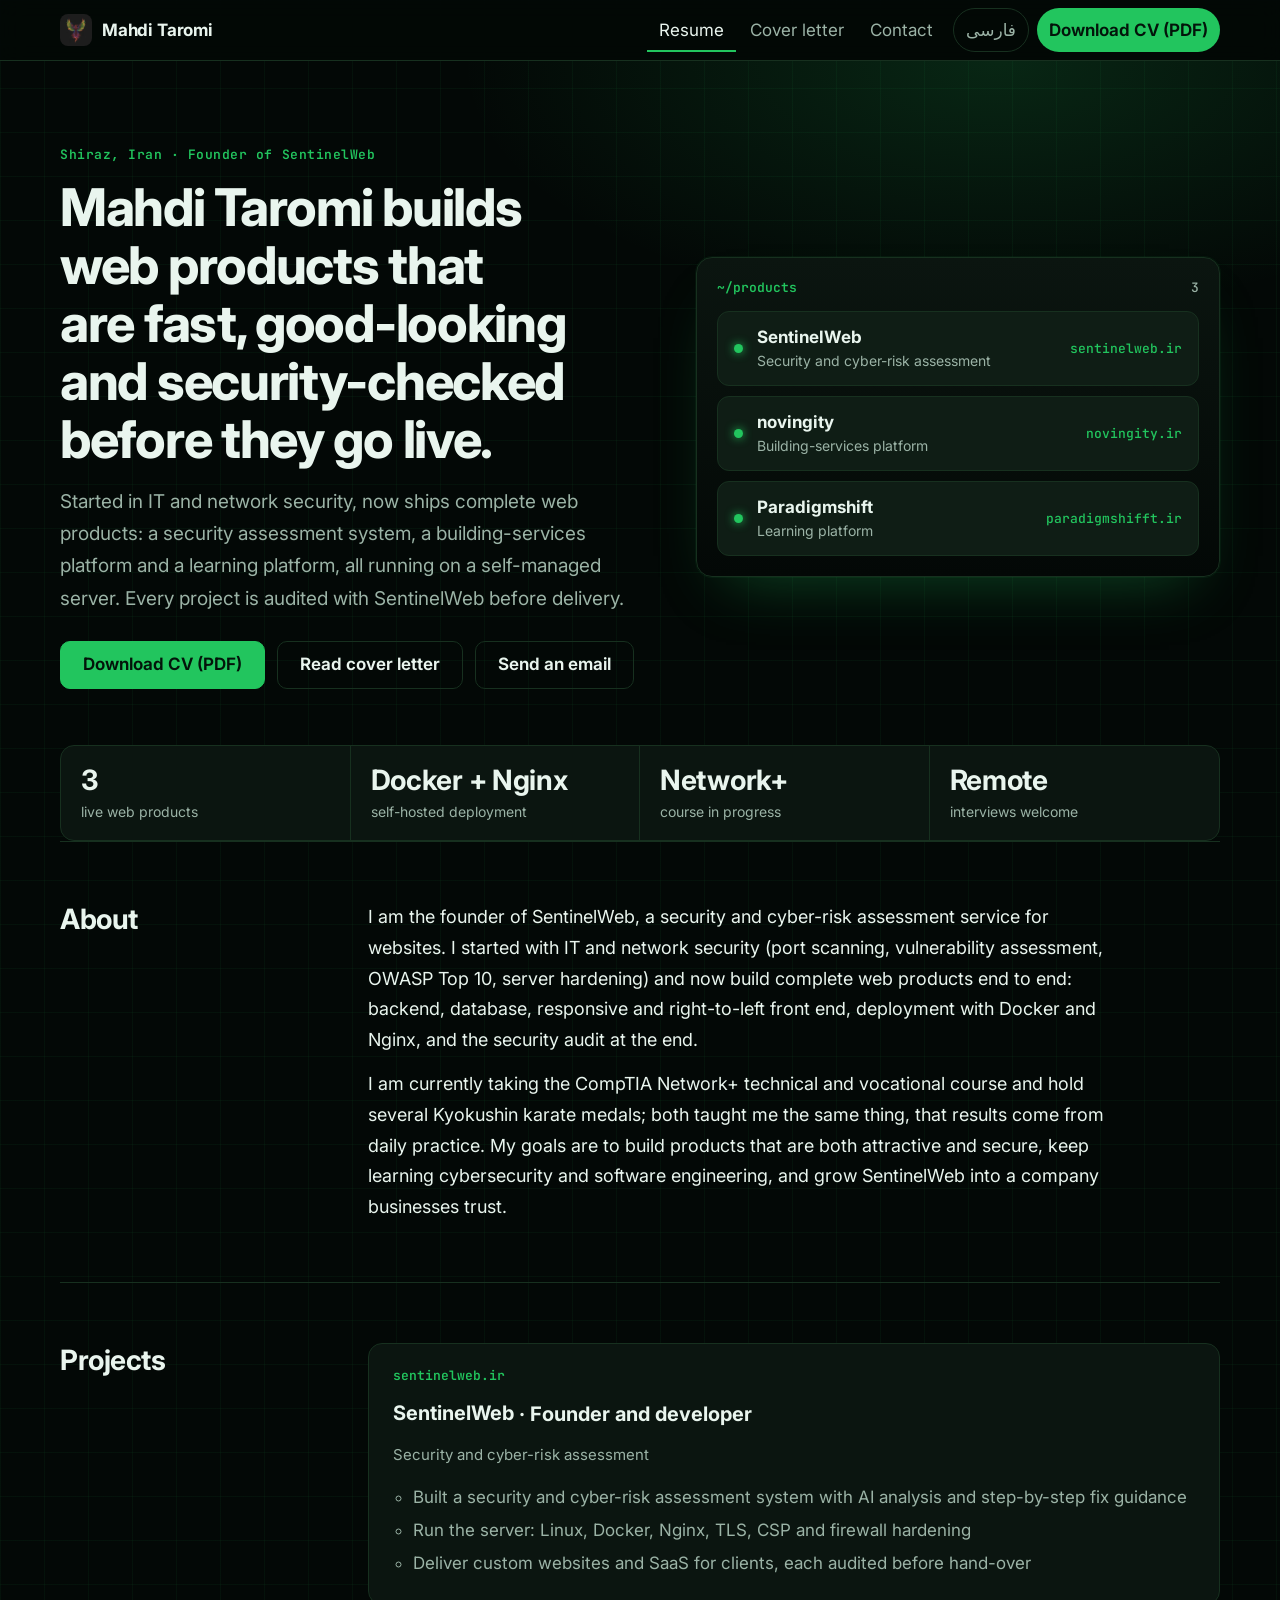
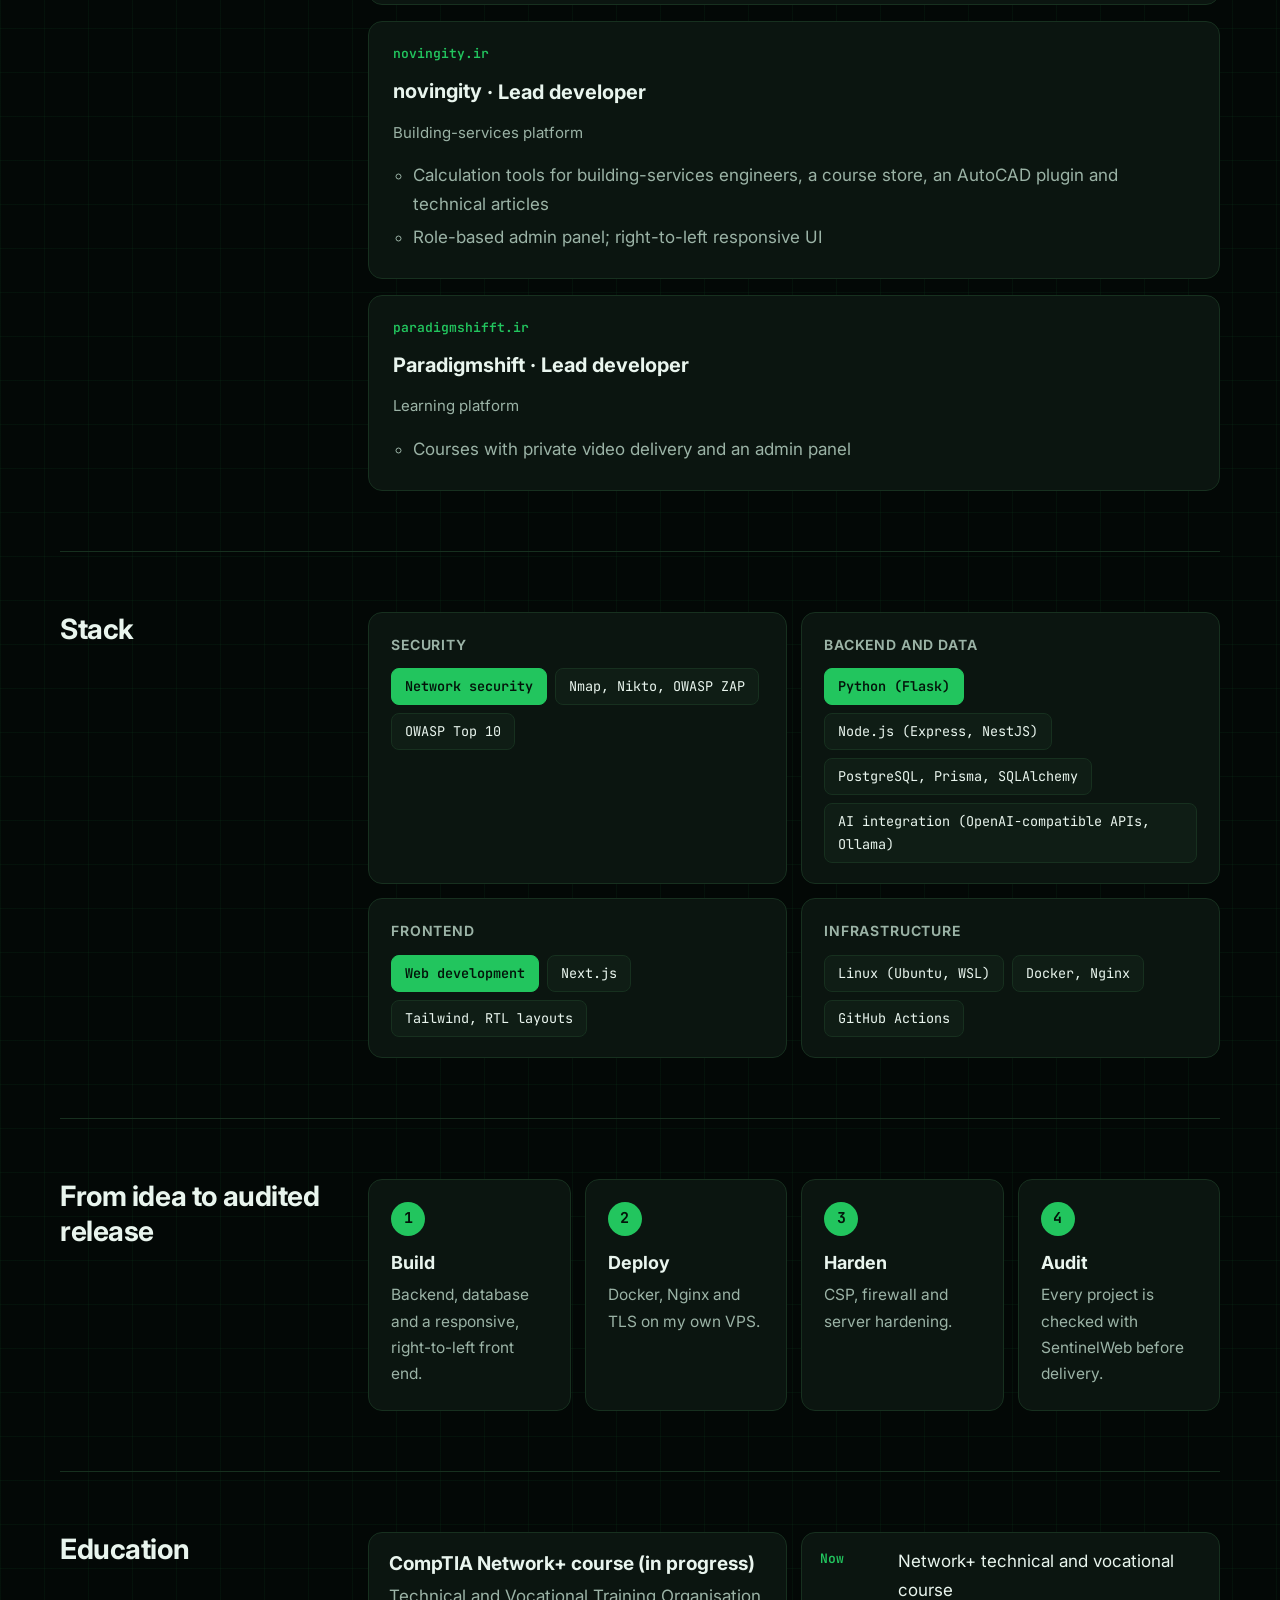
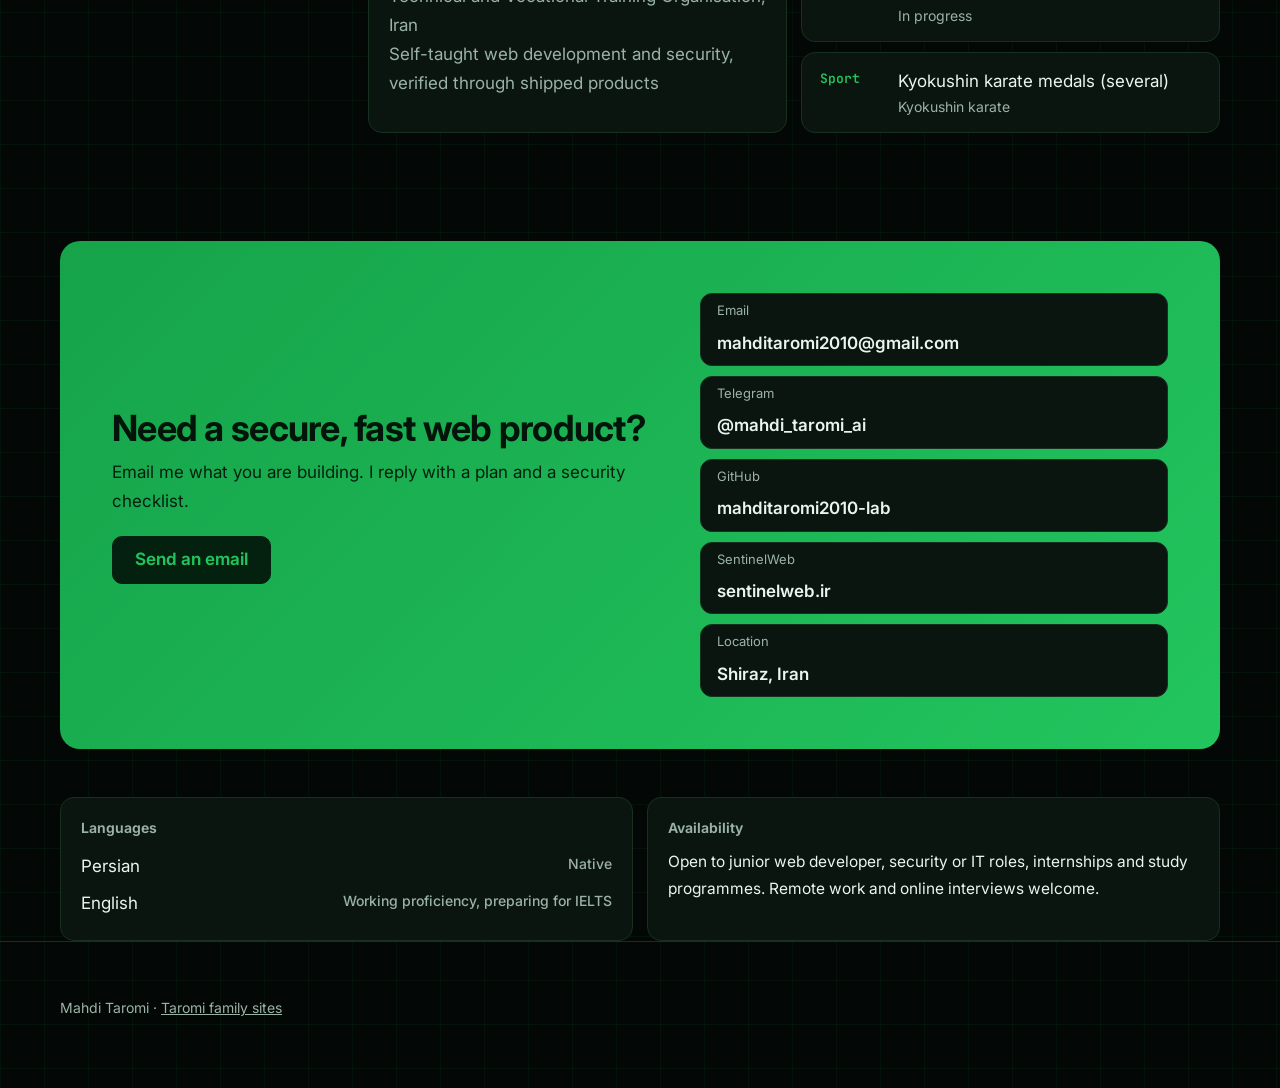
<file: index.html>
<!doctype html>
<html lang="en" dir="ltr" data-theme="dark">
<head>
<meta charset="utf-8">
<meta name="viewport" content="width=device-width, initial-scale=1">
<title>Mahdi Taromi · Web developer and network security</title>
<meta name="description" content="Resume of Mahdi Taromi, Shiraz, Iran: builds secure web products (SentinelWeb, novingity, Paradigmshift) with Flask, Node.js, Next.js, Docker and Nginx; network security and penetration testing; Network+ in progress.">
<link rel="canonical" href="https://mahditaromi2010-lab.github.io/mahdi.taromi/">
<link rel="alternate" hreflang="en" href="https://mahditaromi2010-lab.github.io/mahdi.taromi/">
<link rel="alternate" hreflang="fa" href="https://mahditaromi2010-lab.github.io/mahdi.taromi/fa/">
<link rel="alternate" hreflang="x-default" href="https://mahditaromi2010-lab.github.io/mahdi.taromi/">
<meta property="og:type" content="profile">
<meta property="og:title" content="Mahdi Taromi · Web developer and network security">
<meta property="og:description" content="Resume of Mahdi Taromi, Shiraz, Iran: builds secure web products (SentinelWeb, novingity, Paradigmshift) with Flask, Node.js, Next.js, Docker and Nginx; network security and penetration testing; Network+ in progress.">
<meta property="og:url" content="https://mahditaromi2010-lab.github.io/mahdi.taromi/">
<meta name="theme-color" content="#030806">
<link rel="icon" href="favicon.svg" type="image/svg+xml">
<link rel="preconnect" href="https://fonts.googleapis.com">
<link rel="preconnect" href="https://fonts.gstatic.com" crossorigin>
<link rel="stylesheet" href="https://fonts.googleapis.com/css2?family=Inter:wght@400;500;650;700&family=JetBrains+Mono:wght@500&display=swap">
<script type="application/ld+json">{"@context": "https://schema.org", "@type": "Person", "name": "Mahdi Taromi", "alternateName": "مهدی طارمی", "jobTitle": "Web developer and network security specialist", "url": "https://mahditaromi2010-lab.github.io/mahdi.taromi/", "email": "mailto:mahditaromi2010@gmail.com", "address": {"@type": "PostalAddress", "addressLocality": "Shiraz", "addressCountry": "IR"}, "sameAs": ["https://github.com/mahditaromi2010-lab", "https://t.me/mahdi_taromi_ai", "https://sentinelweb.ir/mahdi-taromi"], "knowsAbout": ["Web security", "Penetration testing", "Flask", "Node.js", "Next.js", "Docker", "Nginx", "PostgreSQL", "Network+"]}</script>
<link rel="stylesheet" href="style.css">
</head>
<body>
<a class="skip" href="#main">Skip to content</a>
<header class="top"><div class="wrap">
  <a class="brand" href="./"><img src="logo.webp" alt="" width="32" height="32"><span>Mahdi Taromi</span></a>
  <nav aria-label="Sections">
    <a href="./" aria-current="page">Resume</a>
    <a href="letter.html">Cover letter</a>
    <a href="./#contact">Contact</a>
    <a class="lang" href="fa/" lang="fa" hreflang="fa">فارسی</a>
    <a class="cv" href="Mahdi_Taromi_CV.pdf" download>Download CV (PDF)</a>
  </nav>
</div></header>

<main id="main">
<section class="hero"><div class="wrap hero-grid">
  <div class="copy">
    <p class="eyebrow">Shiraz, Iran · Founder of SentinelWeb</p>
    <h1>Mahdi Taromi builds web products that are fast, good-looking and security-checked before they go live.</h1>
    <p class="tagline">Started in IT and network security, now ships complete web products: a security assessment system, a building-services platform and a learning platform, all running on a self-managed server. Every project is audited with SentinelWeb before delivery.</p>
    <div class="cta">
      <a class="btn" href="Mahdi_Taromi_CV.pdf" download>Download CV (PDF)</a>
      <a class="btn ghost" href="letter.html">Read cover letter</a>
      <a class="btn ghost" href="mailto:mahditaromi2010@gmail.com">Send an email</a>
    </div>
  </div>
  <div class="panel"><p class="ph"><b>~/products</b><span>3</span></p><ul class="prod"><li><a href="https://sentinelweb.ir" rel="noopener"><span class="dot" aria-hidden="true"></span><span><strong>SentinelWeb</strong><small>Security and cyber-risk assessment</small></span><code>sentinelweb.ir</code></a></li><li><a href="https://novingity.ir" rel="noopener"><span class="dot" aria-hidden="true"></span><span><strong>novingity</strong><small>Building-services platform</small></span><code>novingity.ir</code></a></li><li><a href="https://paradigmshifft.ir" rel="noopener"><span class="dot" aria-hidden="true"></span><span><strong>Paradigmshift</strong><small>Learning platform</small></span><code>paradigmshifft.ir</code></a></li></ul></div>
</div></section>

<div class="wrap">
<h2 class="sr-only" style="position:absolute;width:1px;height:1px;overflow:hidden;clip:rect(0 0 0 0)">Key facts</h2>
<ul class="stats"><li><b>3</b><span>live web products</span></li><li><b>Docker + Nginx</b><span>self-hosted deployment</span></li><li><b>Network+</b><span>course in progress</span></li><li><b>Remote</b><span>interviews welcome</span></li></ul>

<section class="sec" id="profile"><h2>About</h2><div class="prose"><p>I am the founder of SentinelWeb, a security and cyber-risk assessment service for websites. I started with IT and network security (port scanning, vulnerability assessment, OWASP Top 10, server hardening) and now build complete web products end to end: backend, database, responsive and right-to-left front end, deployment with Docker and Nginx, and the security audit at the end.</p><p>I am currently taking the CompTIA Network+ technical and vocational course and hold several Kyokushin karate medals; both taught me the same thing, that results come from daily practice. My goals are to build products that are both attractive and secure, keep learning cybersecurity and software engineering, and grow SentinelWeb into a company businesses trust.</p></div></section>
<section class="sec" id="experience"><h2>Projects</h2><ol class="tl"><li class="job proj"><div class="when">sentinelweb.ir</div><h3><a href="https://sentinelweb.ir" rel="noopener">SentinelWeb</a> · Founder and developer</h3><p class="org">Security and cyber-risk assessment</p><ul><li>Built a security and cyber-risk assessment system with AI analysis and step-by-step fix guidance</li><li>Run the server: Linux, Docker, Nginx, TLS, CSP and firewall hardening</li><li>Deliver custom websites and SaaS for clients, each audited before hand-over</li></ul></li><li class="job proj"><div class="when">novingity.ir</div><h3><a href="https://novingity.ir" rel="noopener">novingity</a> · Lead developer</h3><p class="org">Building-services platform</p><ul><li>Calculation tools for building-services engineers, a course store, an AutoCAD plugin and technical articles</li><li>Role-based admin panel; right-to-left responsive UI</li></ul></li><li class="job proj"><div class="when">paradigmshifft.ir</div><h3><a href="https://paradigmshifft.ir" rel="noopener">Paradigmshift</a> · Lead developer</h3><p class="org">Learning platform</p><ul><li>Courses with private video delivery and an admin panel</li></ul></li></ol></section>
<section class="sec" id="skills"><h2>Stack</h2><div class="skills"><div class="sg"><h3>Security</h3><ul><li class="strong">Network security</li><li>Nmap, Nikto, OWASP ZAP</li><li>OWASP Top 10</li></ul></div><div class="sg"><h3>Backend and data</h3><ul><li class="strong">Python (Flask)</li><li>Node.js (Express, NestJS)</li><li>PostgreSQL, Prisma, SQLAlchemy</li><li>AI integration (OpenAI-compatible APIs, Ollama)</li></ul></div><div class="sg"><h3>Frontend</h3><ul><li class="strong">Web development</li><li>Next.js</li><li>Tailwind, RTL layouts</li></ul></div><div class="sg"><h3>Infrastructure</h3><ul><li>Linux (Ubuntu, WSL)</li><li>Docker, Nginx</li><li>GitHub Actions</li></ul></div></div></section>
<section class="sec" id="process"><h2>From idea to audited release</h2><ol class="steps"><li><h3>Build</h3><p>Backend, database and a responsive, right-to-left front end.</p></li><li><h3>Deploy</h3><p>Docker, Nginx and TLS on my own VPS.</p></li><li><h3>Harden</h3><p>CSP, firewall and server hardening.</p></li><li><h3>Audit</h3><p>Every project is checked with SentinelWeb before delivery.</p></li></ol></section>
<section class="sec" id="education"><h2>Education</h2><div class="two"><div class="edu"><h3>CompTIA Network+ course (in progress)</h3><p>Technical and Vocational Training Organisation, Iran</p><p>Self-taught web development and security, verified through shipped products</p></div><ul class="certs" aria-label="Training and awards"><li><span class="yr">Now</span><div>Network+ technical and vocational course<small>In progress</small></div></li><li><span class="yr">Sport</span><div>Kyokushin karate medals (several)<small>Kyokushin karate</small></div></li></ul></div></section>

<section class="band" id="contact" aria-labelledby="cta-h">
  <div><h2 id="cta-h">Need a secure, fast web product?</h2><p>Email me what you are building. I reply with a plan and a security checklist.</p>
    <p style="margin-top:20px"><a class="btn" href="mailto:mahditaromi2010@gmail.com">Send an email</a></p></div>
  <ul class="contacts"><li><span class="k">Email</span><a href="mailto:mahditaromi2010@gmail.com">mahditaromi2010@gmail.com</a></li><li><span class="k">Telegram</span><a href="https://t.me/mahdi_taromi_ai" rel="noopener">@mahdi_taromi_ai</a></li><li><span class="k">GitHub</span><a href="https://github.com/mahditaromi2010-lab" rel="noopener">mahditaromi2010-lab</a></li><li><span class="k">SentinelWeb</span><a href="https://sentinelweb.ir" rel="noopener">sentinelweb.ir</a></li><li><span class="k">Location</span><span class="v">Shiraz, Iran</span></li></ul>
</section>
<div class="meta"><div class="box"><h3>Languages</h3><ul><li><span>Persian</span><b>Native</b></li><li><span>English</span><b>Working proficiency, preparing for IELTS</b></li></ul></div><div class="box"><h3>Availability</h3><p>Open to junior web developer, security or IT roles, internships and study programmes. Remote work and online interviews welcome.</p></div></div>
</div>
</main>
<footer class="foot"><div class="wrap"><p>Mahdi Taromi · <a href="https://mahditaromi2010-lab.github.io/taromi-hub/">Taromi family sites</a></p></div></footer>
</body></html>
</file>
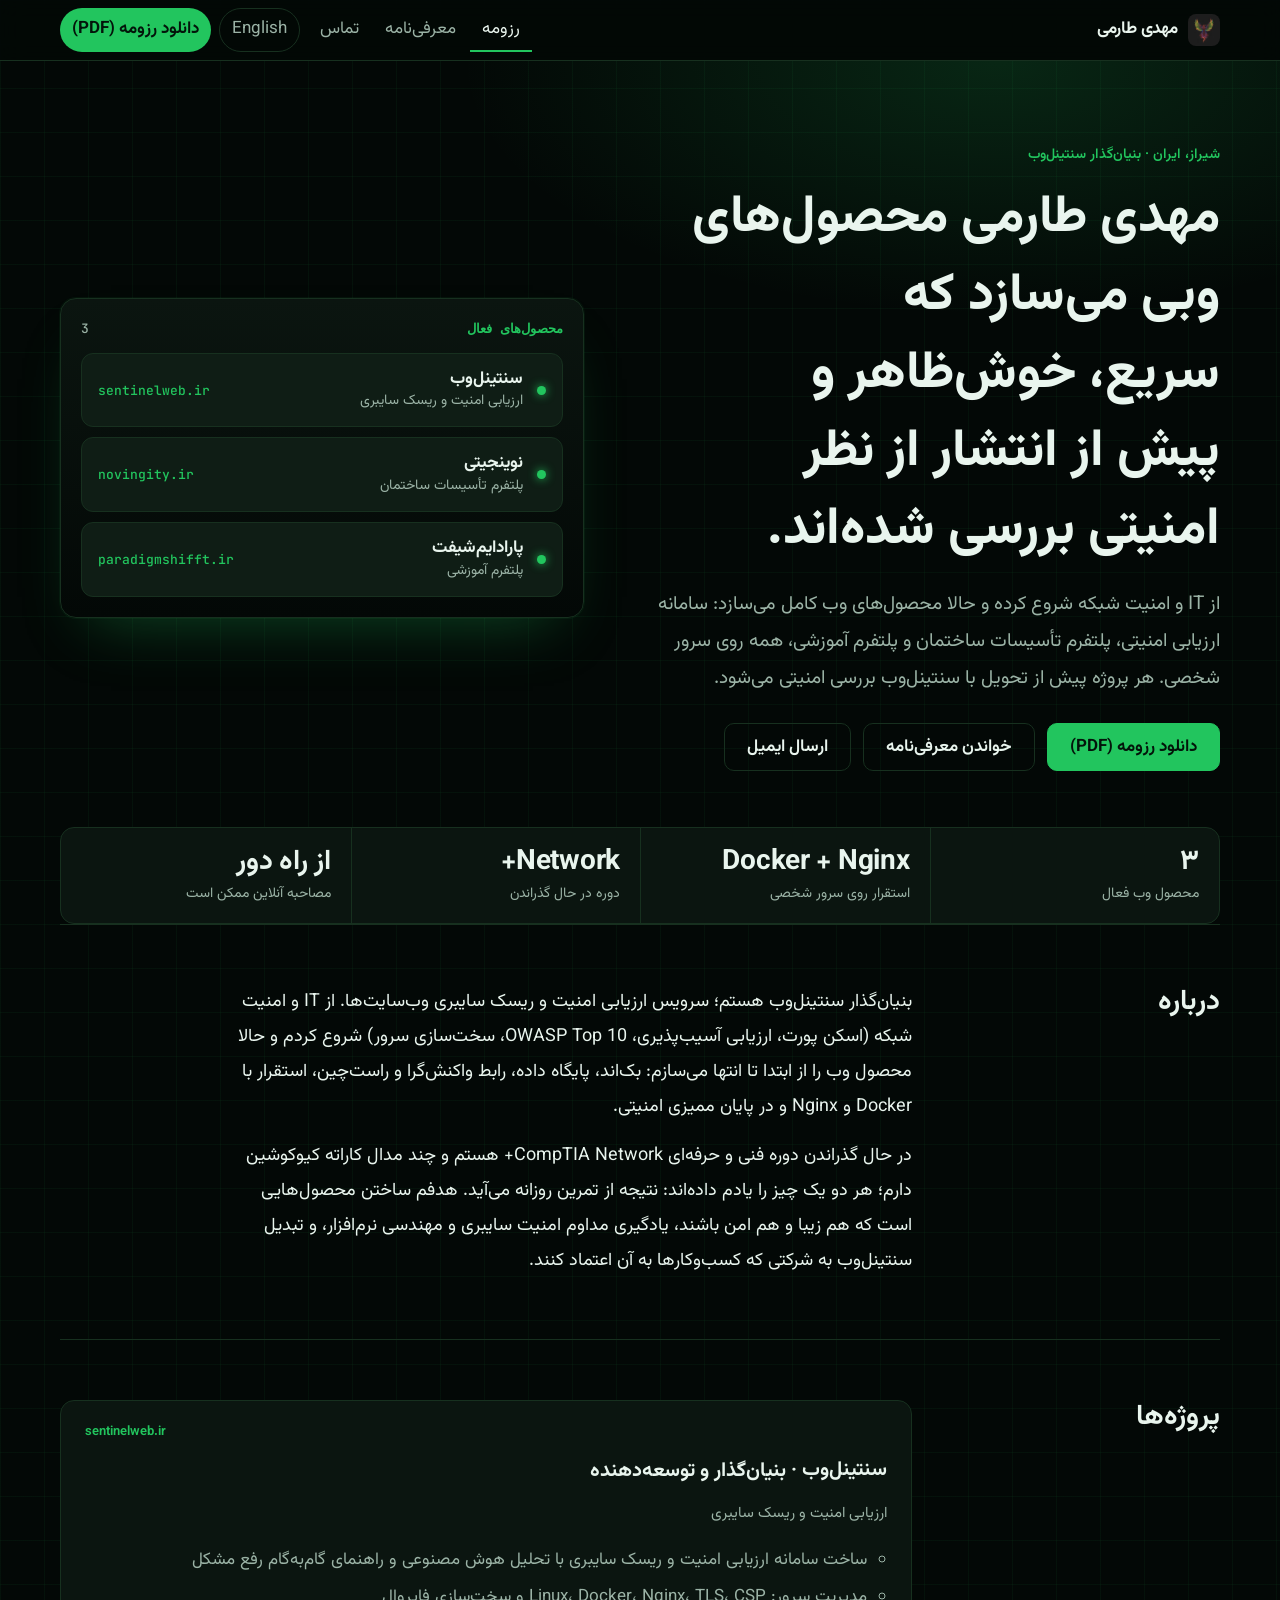
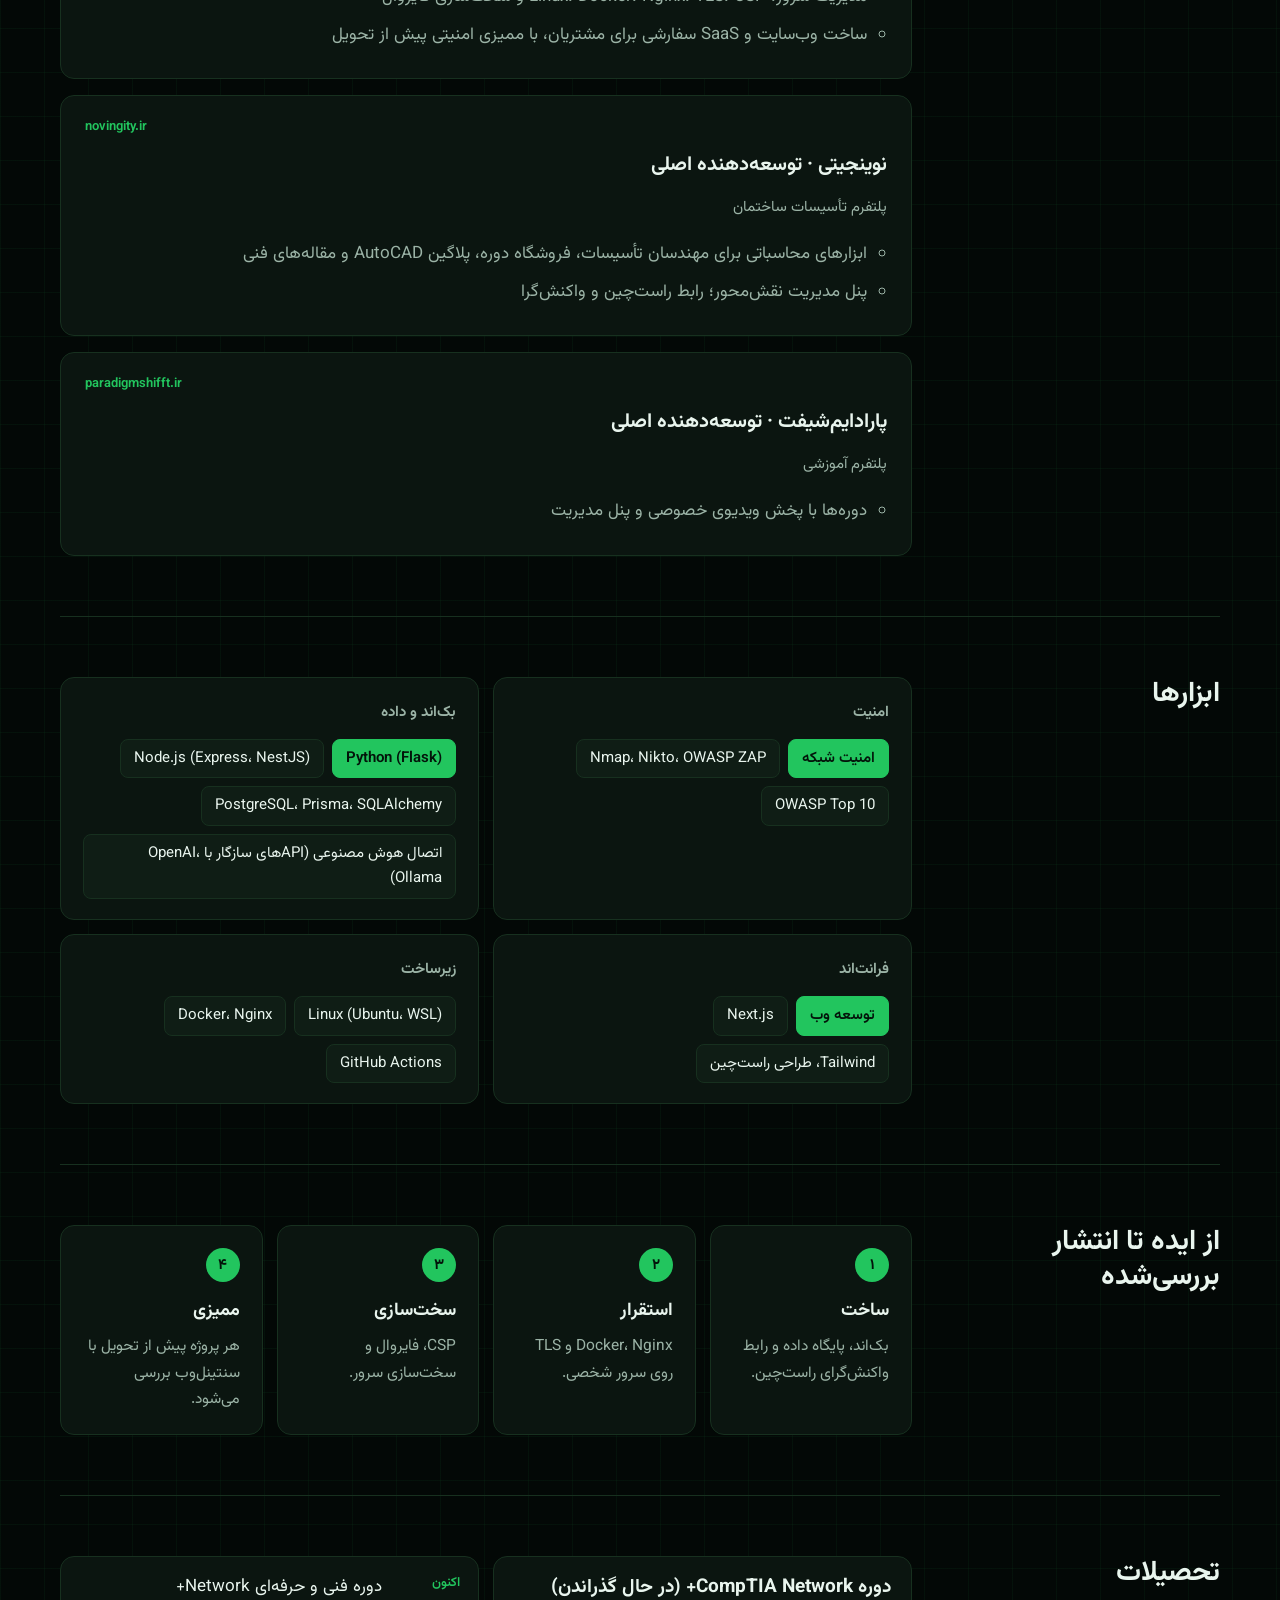
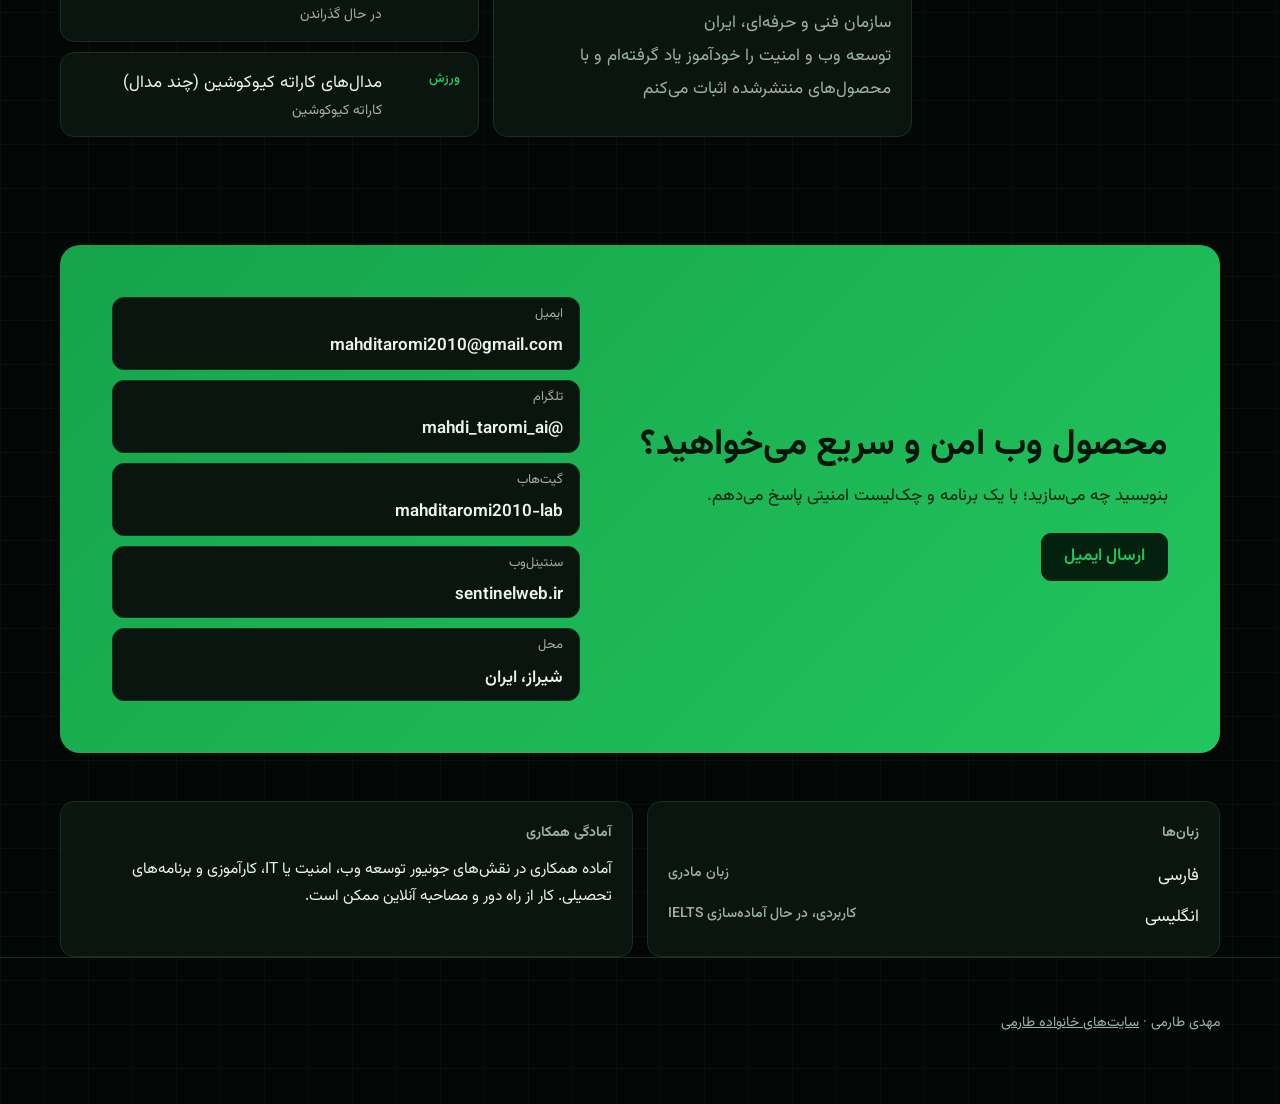
<file: fa/index.html>
<!doctype html>
<html lang="fa" dir="rtl" data-theme="dark">
<head>
<meta charset="utf-8">
<meta name="viewport" content="width=device-width, initial-scale=1">
<title>مهدی طارمی · توسعه‌دهنده وب و امنیت شبکه</title>
<meta name="description" content="رزومه مهدی طارمی، شیراز: سازنده محصول‌های وب امن (سنتینل‌وب، نوینجیتی، پارادایم‌شیفت) با Flask، Node.js، Next.js، Docker و Nginx؛ امنیت شبکه و تست نفوذ؛ دوره Network+ در حال گذراندن.">
<link rel="canonical" href="https://mahditaromi2010-lab.github.io/mahdi.taromi/fa/">
<link rel="alternate" hreflang="en" href="https://mahditaromi2010-lab.github.io/mahdi.taromi/">
<link rel="alternate" hreflang="fa" href="https://mahditaromi2010-lab.github.io/mahdi.taromi/fa/">
<link rel="alternate" hreflang="x-default" href="https://mahditaromi2010-lab.github.io/mahdi.taromi/">
<meta property="og:type" content="profile">
<meta property="og:title" content="مهدی طارمی · توسعه‌دهنده وب و امنیت شبکه">
<meta property="og:description" content="رزومه مهدی طارمی، شیراز: سازنده محصول‌های وب امن (سنتینل‌وب، نوینجیتی، پارادایم‌شیفت) با Flask، Node.js، Next.js، Docker و Nginx؛ امنیت شبکه و تست نفوذ؛ دوره Network+ در حال گذراندن.">
<meta property="og:url" content="https://mahditaromi2010-lab.github.io/mahdi.taromi/fa/">
<meta name="theme-color" content="#030806">
<link rel="icon" href="../favicon.svg" type="image/svg+xml">
<link rel="preconnect" href="https://fonts.googleapis.com">
<link rel="preconnect" href="https://fonts.gstatic.com" crossorigin>
<link rel="stylesheet" href="https://fonts.googleapis.com/css2?family=Vazirmatn:wght@400;500;600;700&family=JetBrains+Mono:wght@500&display=swap">
<script type="application/ld+json">{"@context": "https://schema.org", "@type": "Person", "name": "Mahdi Taromi", "alternateName": "مهدی طارمی", "jobTitle": "Web developer and network security specialist", "url": "https://mahditaromi2010-lab.github.io/mahdi.taromi/", "email": "mailto:mahditaromi2010@gmail.com", "address": {"@type": "PostalAddress", "addressLocality": "Shiraz", "addressCountry": "IR"}, "sameAs": ["https://github.com/mahditaromi2010-lab", "https://t.me/mahdi_taromi_ai", "https://sentinelweb.ir/mahdi-taromi"], "knowsAbout": ["Web security", "Penetration testing", "Flask", "Node.js", "Next.js", "Docker", "Nginx", "PostgreSQL", "Network+"]}</script>
<link rel="stylesheet" href="../style.css">
</head>
<body>
<a class="skip" href="#main">رفتن به محتوا</a>
<header class="top"><div class="wrap">
  <a class="brand" href="../"><img src="../logo.webp" alt="" width="32" height="32"><span>مهدی طارمی</span></a>
  <nav aria-label="بخش‌ها">
    <a href="../" aria-current="page">رزومه</a>
    <a href="../fa/letter.html">معرفی‌نامه</a>
    <a href="../#contact">تماس</a>
    <a class="lang" href="../" lang="en" hreflang="en">English</a>
    <a class="cv" href="../Mahdi_Taromi_CV.pdf" download>دانلود رزومه (PDF)</a>
  </nav>
</div></header>

<main id="main">
<section class="hero"><div class="wrap hero-grid">
  <div class="copy">
    <p class="eyebrow">شیراز، ایران · بنیان‌گذار سنتینل‌وب</p>
    <h1>مهدی طارمی محصول‌های وبی می‌سازد که سریع، خوش‌ظاهر و پیش از انتشار از نظر امنیتی بررسی شده‌اند.</h1>
    <p class="tagline">از IT و امنیت شبکه شروع کرده و حالا محصول‌های وب کامل می‌سازد: سامانه ارزیابی امنیتی، پلتفرم تأسیسات ساختمان و پلتفرم آموزشی، همه روی سرور شخصی. هر پروژه پیش از تحویل با سنتینل‌وب بررسی امنیتی می‌شود.</p>
    <div class="cta">
      <a class="btn" href="../Mahdi_Taromi_CV.pdf" download>دانلود رزومه (PDF)</a>
      <a class="btn ghost" href="../fa/letter.html">خواندن معرفی‌نامه</a>
      <a class="btn ghost" href="mailto:mahditaromi2010@gmail.com">ارسال ایمیل</a>
    </div>
  </div>
  <div class="panel"><p class="ph"><b>محصول‌های فعال</b><span>3</span></p><ul class="prod"><li><a href="https://sentinelweb.ir" rel="noopener"><span class="dot" aria-hidden="true"></span><span><strong>سنتینل‌وب</strong><small>ارزیابی امنیت و ریسک سایبری</small></span><code>sentinelweb.ir</code></a></li><li><a href="https://novingity.ir" rel="noopener"><span class="dot" aria-hidden="true"></span><span><strong>نوینجیتی</strong><small>پلتفرم تأسیسات ساختمان</small></span><code>novingity.ir</code></a></li><li><a href="https://paradigmshifft.ir" rel="noopener"><span class="dot" aria-hidden="true"></span><span><strong>پارادایم‌شیفت</strong><small>پلتفرم آموزشی</small></span><code>paradigmshifft.ir</code></a></li></ul></div>
</div></section>

<div class="wrap">
<h2 class="sr-only" style="position:absolute;width:1px;height:1px;overflow:hidden;clip:rect(0 0 0 0)">در یک نگاه</h2>
<ul class="stats"><li><b>۳</b><span>محصول وب فعال</span></li><li><b>Docker + Nginx</b><span>استقرار روی سرور شخصی</span></li><li><b>Network+</b><span>دوره در حال گذراندن</span></li><li><b>از راه دور</b><span>مصاحبه آنلاین ممکن است</span></li></ul>

<section class="sec" id="profile"><h2>درباره</h2><div class="prose"><p>بنیان‌گذار سنتینل‌وب هستم؛ سرویس ارزیابی امنیت و ریسک سایبری وب‌سایت‌ها. از IT و امنیت شبکه (اسکن پورت، ارزیابی آسیب‌پذیری، OWASP Top 10، سخت‌سازی سرور) شروع کردم و حالا محصول وب را از ابتدا تا انتها می‌سازم: بک‌اند، پایگاه داده، رابط واکنش‌گرا و راست‌چین، استقرار با Docker و Nginx و در پایان ممیزی امنیتی.</p><p>در حال گذراندن دوره فنی و حرفه‌ای CompTIA Network+ هستم و چند مدال کاراته کیوکوشین دارم؛ هر دو یک چیز را یادم داده‌اند: نتیجه از تمرین روزانه می‌آید. هدفم ساختن محصول‌هایی است که هم زیبا و هم امن باشند، یادگیری مداوم امنیت سایبری و مهندسی نرم‌افزار، و تبدیل سنتینل‌وب به شرکتی که کسب‌وکارها به آن اعتماد کنند.</p></div></section>
<section class="sec" id="experience"><h2>پروژه‌ها</h2><ol class="tl"><li class="job proj"><div class="when">sentinelweb.ir</div><h3><a href="https://sentinelweb.ir" rel="noopener">سنتینل‌وب</a> · بنیان‌گذار و توسعه‌دهنده</h3><p class="org">ارزیابی امنیت و ریسک سایبری</p><ul><li>ساخت سامانه ارزیابی امنیت و ریسک سایبری با تحلیل هوش مصنوعی و راهنمای گام‌به‌گام رفع مشکل</li><li>مدیریت سرور: Linux، Docker، Nginx، TLS، CSP و سخت‌سازی فایروال</li><li>ساخت وب‌سایت و SaaS سفارشی برای مشتریان، با ممیزی امنیتی پیش از تحویل</li></ul></li><li class="job proj"><div class="when">novingity.ir</div><h3><a href="https://novingity.ir" rel="noopener">نوینجیتی</a> · توسعه‌دهنده اصلی</h3><p class="org">پلتفرم تأسیسات ساختمان</p><ul><li>ابزارهای محاسباتی برای مهندسان تأسیسات، فروشگاه دوره، پلاگین AutoCAD و مقاله‌های فنی</li><li>پنل مدیریت نقش‌محور؛ رابط راست‌چین و واکنش‌گرا</li></ul></li><li class="job proj"><div class="when">paradigmshifft.ir</div><h3><a href="https://paradigmshifft.ir" rel="noopener">پارادایم‌شیفت</a> · توسعه‌دهنده اصلی</h3><p class="org">پلتفرم آموزشی</p><ul><li>دوره‌ها با پخش ویدیوی خصوصی و پنل مدیریت</li></ul></li></ol></section>
<section class="sec" id="skills"><h2>ابزارها</h2><div class="skills"><div class="sg"><h3>امنیت</h3><ul><li class="strong">امنیت شبکه</li><li>Nmap، Nikto، OWASP ZAP</li><li>OWASP Top 10</li></ul></div><div class="sg"><h3>بک‌اند و داده</h3><ul><li class="strong">Python (Flask)</li><li>Node.js (Express، NestJS)</li><li>PostgreSQL، Prisma، SQLAlchemy</li><li>اتصال هوش مصنوعی (APIهای سازگار با OpenAI، Ollama)</li></ul></div><div class="sg"><h3>فرانت‌اند</h3><ul><li class="strong">توسعه وب</li><li>Next.js</li><li>Tailwind، طراحی راست‌چین</li></ul></div><div class="sg"><h3>زیرساخت</h3><ul><li>Linux (Ubuntu، WSL)</li><li>Docker، Nginx</li><li>GitHub Actions</li></ul></div></div></section>
<section class="sec" id="process"><h2>از ایده تا انتشار بررسی‌شده</h2><ol class="steps"><li><h3>ساخت</h3><p>بک‌اند، پایگاه داده و رابط واکنش‌گرای راست‌چین.</p></li><li><h3>استقرار</h3><p>Docker، Nginx و TLS روی سرور شخصی.</p></li><li><h3>سخت‌سازی</h3><p>CSP، فایروال و سخت‌سازی سرور.</p></li><li><h3>ممیزی</h3><p>هر پروژه پیش از تحویل با سنتینل‌وب بررسی می‌شود.</p></li></ol></section>
<section class="sec" id="education"><h2>تحصیلات</h2><div class="two"><div class="edu"><h3>دوره CompTIA Network+ (در حال گذراندن)</h3><p>سازمان فنی و حرفه‌ای، ایران</p><p>توسعه وب و امنیت را خودآموز یاد گرفته‌ام و با محصول‌های منتشرشده اثبات می‌کنم</p></div><ul class="certs" aria-label="آموزش و مدال‌ها"><li><span class="yr">اکنون</span><div>دوره فنی و حرفه‌ای Network+<small>در حال گذراندن</small></div></li><li><span class="yr">ورزش</span><div>مدال‌های کاراته کیوکوشین (چند مدال)<small>کاراته کیوکوشین</small></div></li></ul></div></section>

<section class="band" id="contact" aria-labelledby="cta-h">
  <div><h2 id="cta-h">محصول وب امن و سریع می‌خواهید؟</h2><p>بنویسید چه می‌سازید؛ با یک برنامه و چک‌لیست امنیتی پاسخ می‌دهم.</p>
    <p style="margin-top:20px"><a class="btn" href="mailto:mahditaromi2010@gmail.com">ارسال ایمیل</a></p></div>
  <ul class="contacts"><li><span class="k">ایمیل</span><a href="mailto:mahditaromi2010@gmail.com">mahditaromi2010@gmail.com</a></li><li><span class="k">تلگرام</span><a href="https://t.me/mahdi_taromi_ai" rel="noopener">@mahdi_taromi_ai</a></li><li><span class="k">گیت‌هاب</span><a href="https://github.com/mahditaromi2010-lab" rel="noopener">mahditaromi2010-lab</a></li><li><span class="k">سنتینل‌وب</span><a href="https://sentinelweb.ir" rel="noopener">sentinelweb.ir</a></li><li><span class="k">محل</span><span class="v">شیراز، ایران</span></li></ul>
</section>
<div class="meta"><div class="box"><h3>زبان‌ها</h3><ul><li><span>فارسی</span><b>زبان مادری</b></li><li><span>انگلیسی</span><b>کاربردی، در حال آماده‌سازی IELTS</b></li></ul></div><div class="box"><h3>آمادگی همکاری</h3><p>آماده همکاری در نقش‌های جونیور توسعه وب، امنیت یا IT، کارآموزی و برنامه‌های تحصیلی. کار از راه دور و مصاحبه آنلاین ممکن است.</p></div></div>
</div>
</main>
<footer class="foot"><div class="wrap"><p>مهدی طارمی · <a href="https://mahditaromi2010-lab.github.io/taromi-hub/fa/">سایت‌های خانواده طارمی</a></p></div></footer>
</body></html>
</file>
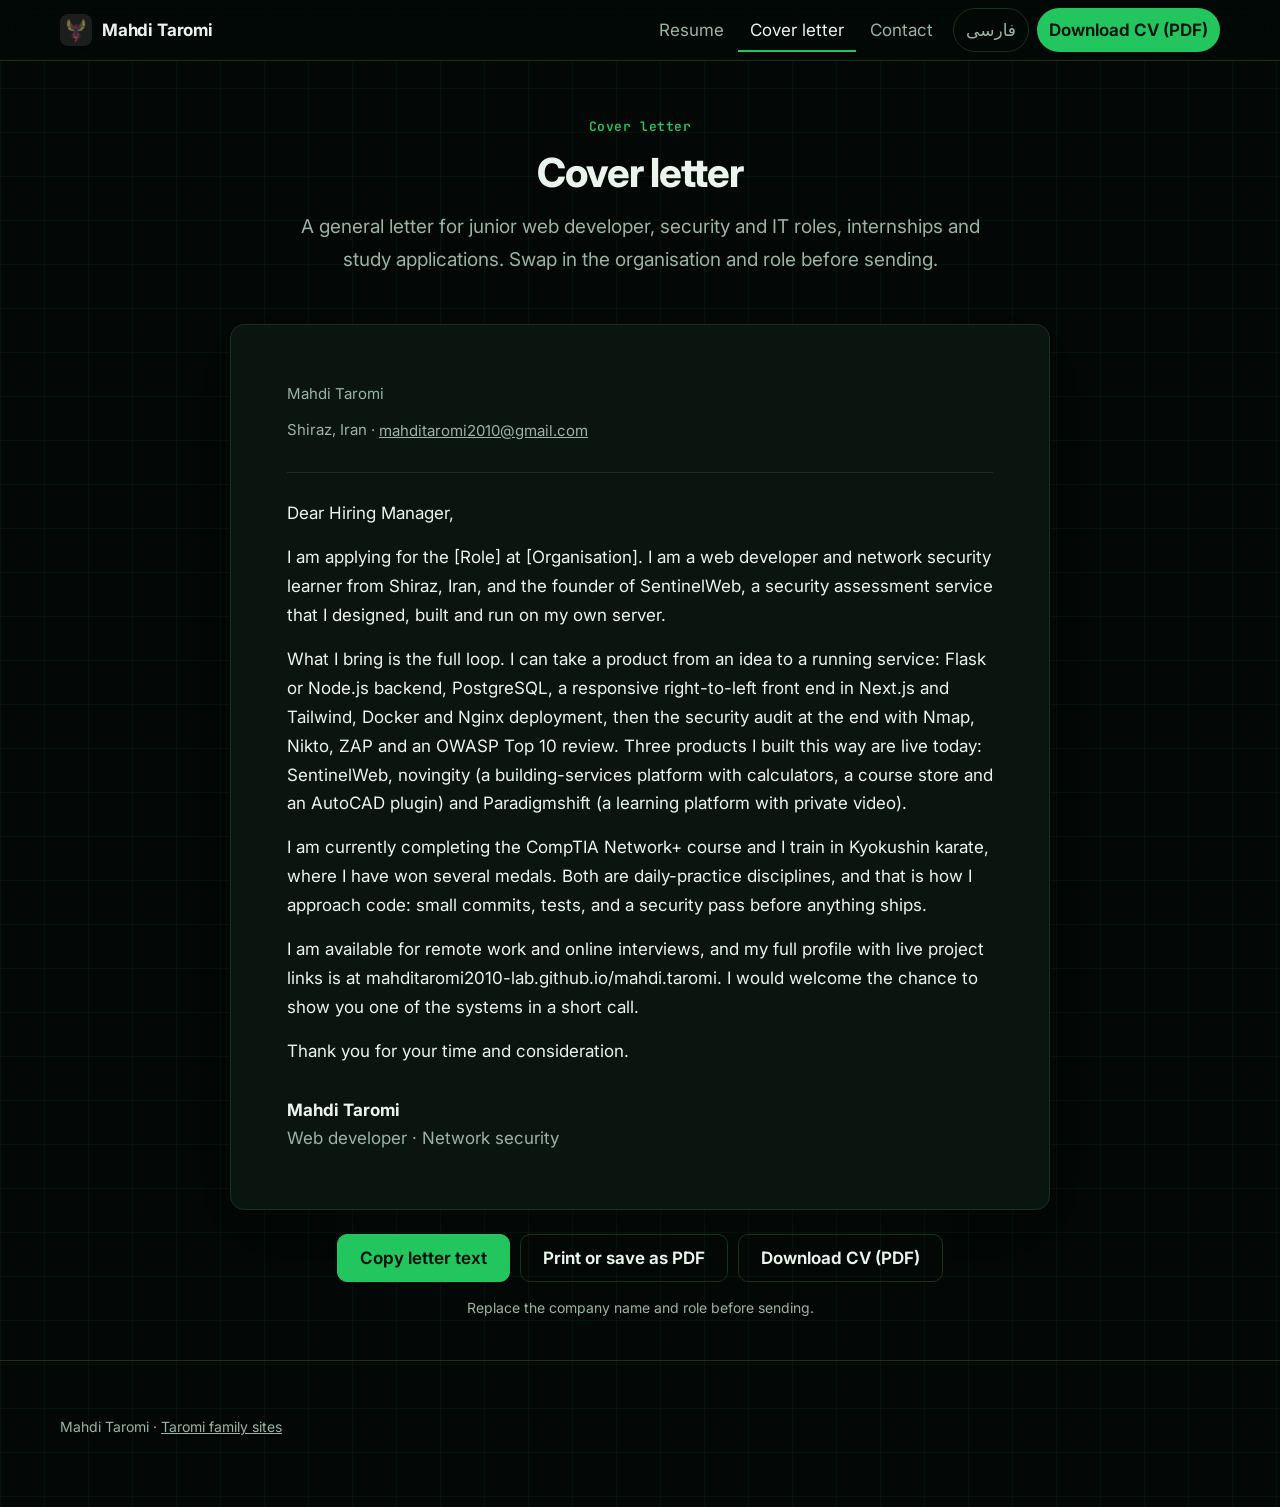
<file: letter.html>
<!doctype html>
<html lang="en" dir="ltr" data-theme="dark">
<head>
<meta charset="utf-8">
<meta name="viewport" content="width=device-width, initial-scale=1">
<title>Cover letter · Mahdi Taromi</title>
<meta name="description" content="Cover letter of Mahdi Taromi for junior web developer, security and IT roles, internships and college applications.">
<link rel="canonical" href="https://mahditaromi2010-lab.github.io/mahdi.taromi/letter.html">
<link rel="alternate" hreflang="en" href="https://mahditaromi2010-lab.github.io/mahdi.taromi/letter.html">
<link rel="alternate" hreflang="fa" href="https://mahditaromi2010-lab.github.io/mahdi.taromi/fa/letter.html">
<link rel="alternate" hreflang="x-default" href="https://mahditaromi2010-lab.github.io/mahdi.taromi/letter.html">
<meta property="og:type" content="profile">
<meta property="og:title" content="Cover letter · Mahdi Taromi">
<meta property="og:description" content="Cover letter of Mahdi Taromi for junior web developer, security and IT roles, internships and college applications.">
<meta property="og:url" content="https://mahditaromi2010-lab.github.io/mahdi.taromi/letter.html">
<meta name="theme-color" content="#030806">
<link rel="icon" href="favicon.svg" type="image/svg+xml">
<link rel="preconnect" href="https://fonts.googleapis.com">
<link rel="preconnect" href="https://fonts.gstatic.com" crossorigin>
<link rel="stylesheet" href="https://fonts.googleapis.com/css2?family=Inter:wght@400;500;650;700&family=JetBrains+Mono:wght@500&display=swap">
<script type="application/ld+json">{"@context": "https://schema.org", "@type": "Person", "name": "Mahdi Taromi", "alternateName": "مهدی طارمی", "jobTitle": "Web developer and network security specialist", "url": "https://mahditaromi2010-lab.github.io/mahdi.taromi/", "email": "mailto:mahditaromi2010@gmail.com", "address": {"@type": "PostalAddress", "addressLocality": "Shiraz", "addressCountry": "IR"}, "sameAs": ["https://github.com/mahditaromi2010-lab", "https://t.me/mahdi_taromi_ai", "https://sentinelweb.ir/mahdi-taromi"], "knowsAbout": ["Web security", "Penetration testing", "Flask", "Node.js", "Next.js", "Docker", "Nginx", "PostgreSQL", "Network+"]}</script>
<link rel="stylesheet" href="style.css">
</head>
<body>
<a class="skip" href="#main">Skip to content</a>
<header class="top"><div class="wrap">
  <a class="brand" href="./"><img src="logo.webp" alt="" width="32" height="32"><span>Mahdi Taromi</span></a>
  <nav aria-label="Sections">
    <a href="./">Resume</a>
    <a href="letter.html" aria-current="page">Cover letter</a>
    <a href="./#contact">Contact</a>
    <a class="lang" href="fa/letter.html" lang="fa" hreflang="fa">فارسی</a>
    <a class="cv" href="Mahdi_Taromi_CV.pdf" download>Download CV (PDF)</a>
  </nav>
</div></header>

<main id="main" class="wrap">
  <div class="lt-head"><p class="eyebrow">Cover letter</p><h1>Cover letter</h1><p class="tagline">A general letter for junior web developer, security and IT roles, internships and study applications. Swap in the organisation and role before sending.</p></div>
  <article class="letter" id="letter">
    <div class="meta2"><span>Mahdi Taromi</span><span>Shiraz, Iran · <a href="mailto:mahditaromi2010@gmail.com">mahditaromi2010@gmail.com</a></span><span id="today"></span></div>
    <p>Dear Hiring Manager,</p><p>I am applying for the [Role] at [Organisation]. I am a web developer and network security learner from Shiraz, Iran, and the founder of SentinelWeb, a security assessment service that I designed, built and run on my own server.</p><p>What I bring is the full loop. I can take a product from an idea to a running service: Flask or Node.js backend, PostgreSQL, a responsive right-to-left front end in Next.js and Tailwind, Docker and Nginx deployment, then the security audit at the end with Nmap, Nikto, ZAP and an OWASP Top 10 review. Three products I built this way are live today: SentinelWeb, novingity (a building-services platform with calculators, a course store and an AutoCAD plugin) and Paradigmshift (a learning platform with private video).</p><p>I am currently completing the CompTIA Network+ course and I train in Kyokushin karate, where I have won several medals. Both are daily-practice disciplines, and that is how I approach code: small commits, tests, and a security pass before anything ships.</p><p>I am available for remote work and online interviews, and my full profile with live project links is at mahditaromi2010-lab.github.io/mahdi.taromi. I would welcome the chance to show you one of the systems in a short call.</p><p>Thank you for your time and consideration.</p>
    <div class="sig"><b>Mahdi Taromi</b><span style="color:var(--muted)">Web developer · Network security</span></div>
  </article>
  <div class="tools">
    <button class="btn" type="button" id="copy">Copy letter text</button>
    <button class="btn ghost" type="button" id="print">Print or save as PDF</button>
    <a class="btn ghost" href="Mahdi_Taromi_CV.pdf" download>Download CV (PDF)</a>
  </div>
  <p class="note">Replace the company name and role before sending.</p>
  <div class="live" id="live" aria-live="polite"></div>
</main>
<footer class="foot"><div class="wrap"><p>Mahdi Taromi · <a href="https://mahditaromi2010-lab.github.io/taromi-hub/">Taromi family sites</a></p></div></footer>
</body></html>
</file>
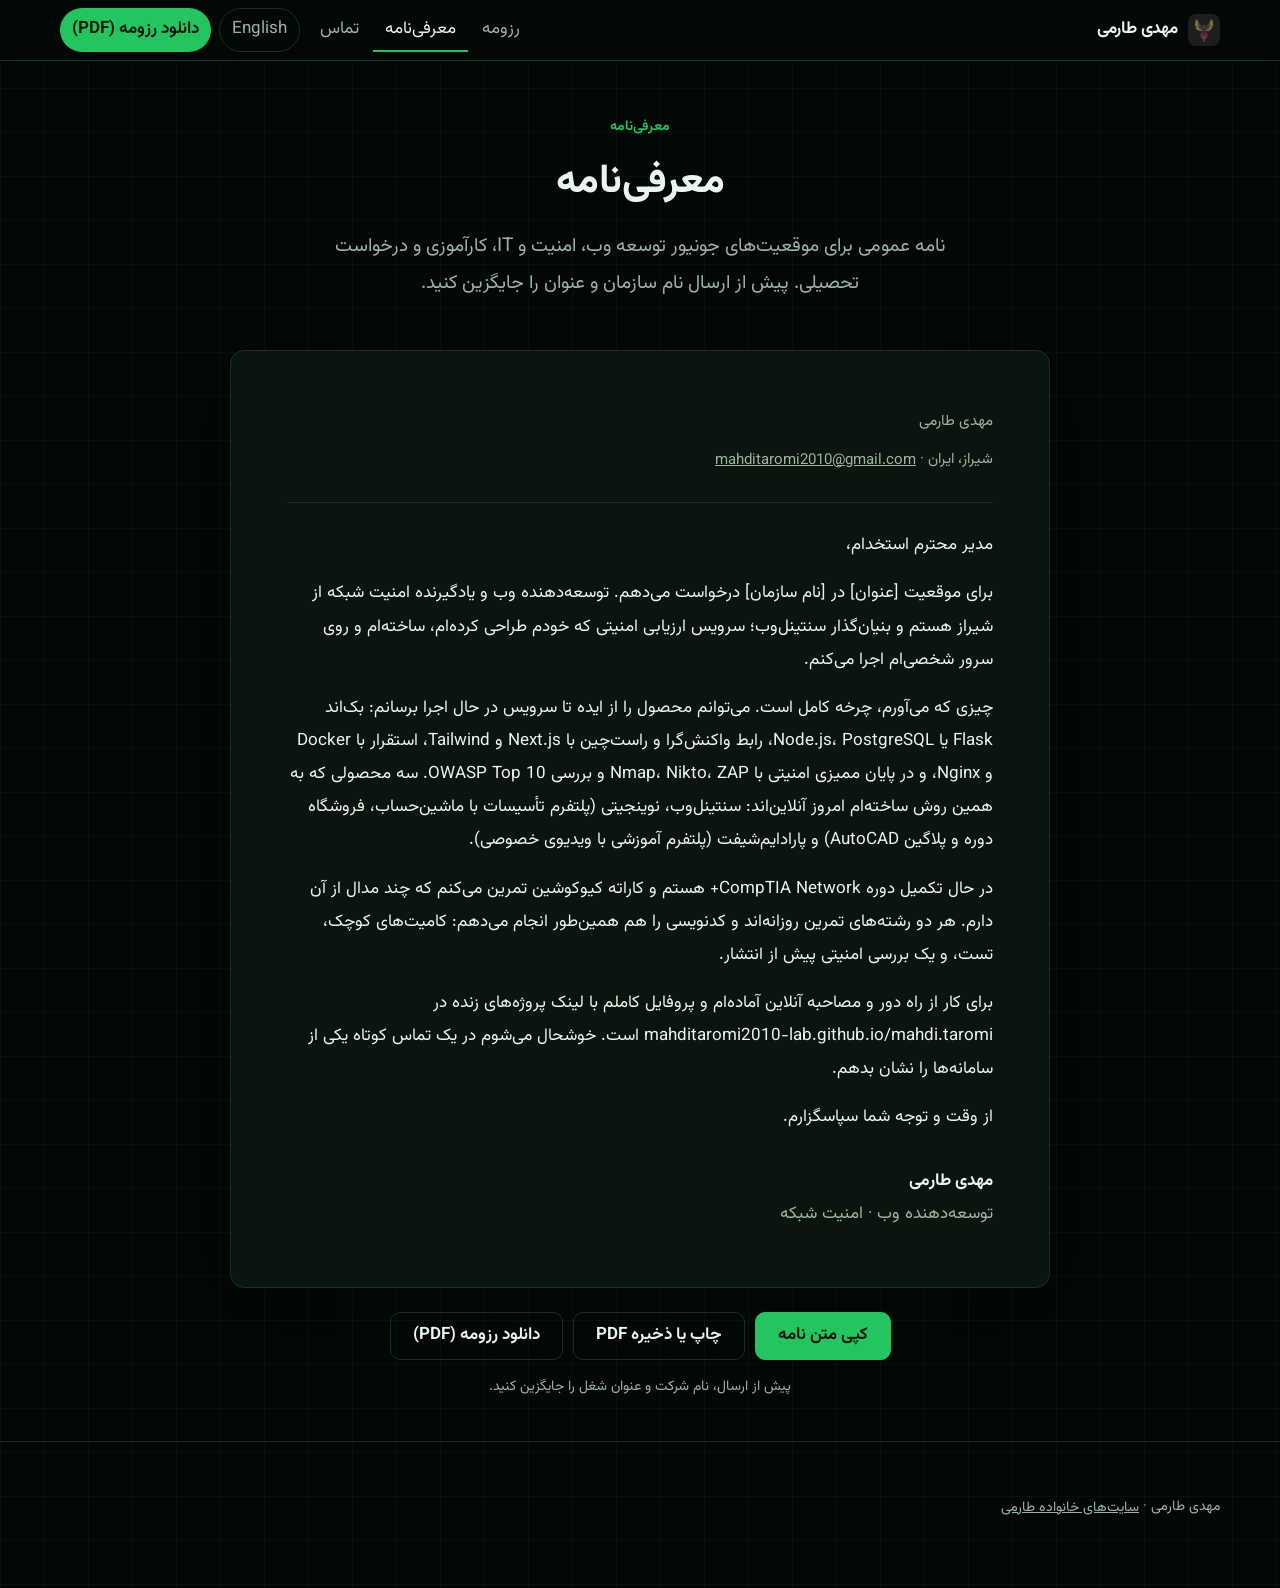
<file: fa/letter.html>
<!doctype html>
<html lang="fa" dir="rtl" data-theme="dark">
<head>
<meta charset="utf-8">
<meta name="viewport" content="width=device-width, initial-scale=1">
<title>معرفی‌نامه · مهدی طارمی</title>
<meta name="description" content="معرفی‌نامه مهدی طارمی برای موقعیت‌های جونیور توسعه وب، امنیت و IT، کارآموزی و درخواست کالج.">
<link rel="canonical" href="https://mahditaromi2010-lab.github.io/mahdi.taromi/fa/letter.html">
<link rel="alternate" hreflang="en" href="https://mahditaromi2010-lab.github.io/mahdi.taromi/letter.html">
<link rel="alternate" hreflang="fa" href="https://mahditaromi2010-lab.github.io/mahdi.taromi/fa/letter.html">
<link rel="alternate" hreflang="x-default" href="https://mahditaromi2010-lab.github.io/mahdi.taromi/letter.html">
<meta property="og:type" content="profile">
<meta property="og:title" content="معرفی‌نامه · مهدی طارمی">
<meta property="og:description" content="معرفی‌نامه مهدی طارمی برای موقعیت‌های جونیور توسعه وب، امنیت و IT، کارآموزی و درخواست کالج.">
<meta property="og:url" content="https://mahditaromi2010-lab.github.io/mahdi.taromi/fa/letter.html">
<meta name="theme-color" content="#030806">
<link rel="icon" href="../favicon.svg" type="image/svg+xml">
<link rel="preconnect" href="https://fonts.googleapis.com">
<link rel="preconnect" href="https://fonts.gstatic.com" crossorigin>
<link rel="stylesheet" href="https://fonts.googleapis.com/css2?family=Vazirmatn:wght@400;500;600;700&family=JetBrains+Mono:wght@500&display=swap">
<script type="application/ld+json">{"@context": "https://schema.org", "@type": "Person", "name": "Mahdi Taromi", "alternateName": "مهدی طارمی", "jobTitle": "Web developer and network security specialist", "url": "https://mahditaromi2010-lab.github.io/mahdi.taromi/", "email": "mailto:mahditaromi2010@gmail.com", "address": {"@type": "PostalAddress", "addressLocality": "Shiraz", "addressCountry": "IR"}, "sameAs": ["https://github.com/mahditaromi2010-lab", "https://t.me/mahdi_taromi_ai", "https://sentinelweb.ir/mahdi-taromi"], "knowsAbout": ["Web security", "Penetration testing", "Flask", "Node.js", "Next.js", "Docker", "Nginx", "PostgreSQL", "Network+"]}</script>
<link rel="stylesheet" href="../style.css">
</head>
<body>
<a class="skip" href="#main">رفتن به محتوا</a>
<header class="top"><div class="wrap">
  <a class="brand" href="../"><img src="../logo.webp" alt="" width="32" height="32"><span>مهدی طارمی</span></a>
  <nav aria-label="بخش‌ها">
    <a href="../">رزومه</a>
    <a href="../fa/letter.html" aria-current="page">معرفی‌نامه</a>
    <a href="../#contact">تماس</a>
    <a class="lang" href="../letter.html" lang="en" hreflang="en">English</a>
    <a class="cv" href="../Mahdi_Taromi_CV.pdf" download>دانلود رزومه (PDF)</a>
  </nav>
</div></header>

<main id="main" class="wrap">
  <div class="lt-head"><p class="eyebrow">معرفی‌نامه</p><h1>معرفی‌نامه</h1><p class="tagline">نامه عمومی برای موقعیت‌های جونیور توسعه وب، امنیت و IT، کارآموزی و درخواست تحصیلی. پیش از ارسال نام سازمان و عنوان را جایگزین کنید.</p></div>
  <article class="letter" id="letter">
    <div class="meta2"><span>مهدی طارمی</span><span>شیراز، ایران · <a href="mailto:mahditaromi2010@gmail.com">mahditaromi2010@gmail.com</a></span><span id="today"></span></div>
    <p>مدیر محترم استخدام،</p><p>برای موقعیت [عنوان] در [نام سازمان] درخواست می‌دهم. توسعه‌دهنده وب و یادگیرنده امنیت شبکه از شیراز هستم و بنیان‌گذار سنتینل‌وب؛ سرویس ارزیابی امنیتی که خودم طراحی کرده‌ام، ساخته‌ام و روی سرور شخصی‌ام اجرا می‌کنم.</p><p>چیزی که می‌آورم، چرخه کامل است. می‌توانم محصول را از ایده تا سرویس در حال اجرا برسانم: بک‌اند Flask یا Node.js، PostgreSQL، رابط واکنش‌گرا و راست‌چین با Next.js و Tailwind، استقرار با Docker و Nginx، و در پایان ممیزی امنیتی با Nmap، Nikto، ZAP و بررسی OWASP Top 10. سه محصولی که به همین روش ساخته‌ام امروز آنلاین‌اند: سنتینل‌وب، نوینجیتی (پلتفرم تأسیسات با ماشین‌حساب، فروشگاه دوره و پلاگین AutoCAD) و پارادایم‌شیفت (پلتفرم آموزشی با ویدیوی خصوصی).</p><p>در حال تکمیل دوره CompTIA Network+ هستم و کاراته کیوکوشین تمرین می‌کنم که چند مدال از آن دارم. هر دو رشته‌های تمرین روزانه‌اند و کدنویسی را هم همین‌طور انجام می‌دهم: کامیت‌های کوچک، تست، و یک بررسی امنیتی پیش از انتشار.</p><p>برای کار از راه دور و مصاحبه آنلاین آماده‌ام و پروفایل کاملم با لینک پروژه‌های زنده در mahditaromi2010-lab.github.io/mahdi.taromi است. خوشحال می‌شوم در یک تماس کوتاه یکی از سامانه‌ها را نشان بدهم.</p><p>از وقت و توجه شما سپاسگزارم.</p>
    <div class="sig"><b>مهدی طارمی</b><span style="color:var(--muted)">توسعه‌دهنده وب · امنیت شبکه</span></div>
  </article>
  <div class="tools">
    <button class="btn" type="button" id="copy">کپی متن نامه</button>
    <button class="btn ghost" type="button" id="print">چاپ یا ذخیره PDF</button>
    <a class="btn ghost" href="../Mahdi_Taromi_CV.pdf" download>دانلود رزومه (PDF)</a>
  </div>
  <p class="note">پیش از ارسال، نام شرکت و عنوان شغل را جایگزین کنید.</p>
  <div class="live" id="live" aria-live="polite"></div>
</main>
<footer class="foot"><div class="wrap"><p>مهدی طارمی · <a href="https://mahditaromi2010-lab.github.io/taromi-hub/fa/">سایت‌های خانواده طارمی</a></p></div></footer>
</body></html>
</file>
<file: style.css>
:root{
  --canvas:#030806;--surface:#0b1510;--ink:#e9f5ee;--muted:#9bb3a6;--accent:#22c55e;--accent-ink:#03140a;--line:#17301f;--soft:#0f1d15;--grid:rgba(34,197,94,.05);
  --r:14px;--font:Inter,"Segoe UI",system-ui,sans-serif;--mono:"JetBrains Mono",ui-monospace,Consolas,monospace;color-scheme:dark;
}
:root:not([data-theme="light"]){@media (prefers-color-scheme:dark){
  --canvas:#030806;--surface:#0b1510;--ink:#e9f5ee;--muted:#9bb3a6;--accent:#22c55e;--accent-ink:#03140a;--line:#17301f;--soft:#0f1d15;--grid:rgba(34,197,94,.05);color-scheme:dark}}
:root[data-theme="dark"]{--canvas:#030806;--surface:#0b1510;--ink:#e9f5ee;--muted:#9bb3a6;--accent:#22c55e;--accent-ink:#03140a;--line:#17301f;--soft:#0f1d15;--grid:rgba(34,197,94,.05);color-scheme:dark}
html[lang="fa"]{--font:Vazirmatn,Tahoma,system-ui,sans-serif}
*{box-sizing:border-box}
html{scroll-behavior:smooth;scroll-padding-top:84px}
body{margin:0;background:var(--canvas);color:var(--ink);font:17px/1.7 var(--font);-webkit-font-smoothing:antialiased;touch-action:manipulation;
  background-image:linear-gradient(var(--grid) 1px,transparent 1px),linear-gradient(90deg,var(--grid) 1px,transparent 1px);background-size:44px 44px;background-attachment:scroll}
html[lang="fa"] body{line-height:1.95}
a{color:inherit}
.skip{position:absolute;inset-inline-start:16px;top:-56px;background:var(--accent);color:var(--accent-ink);padding:10px 16px;border-radius:8px;z-index:30}
.skip:focus{top:12px}
.wrap{width:min(1160px,100% - 32px);margin-inline:auto}
:focus-visible{outline:3px solid var(--accent);outline-offset:3px;border-radius:4px}

/* header */
.top{position:sticky;top:0;z-index:20;background:color-mix(in srgb,var(--canvas) 88%,transparent);backdrop-filter:blur(12px);border-bottom:1px solid var(--line)}
.top .wrap{display:flex;align-items:center;justify-content:space-between;gap:12px;padding:8px 0;flex-wrap:wrap}
.brand{display:inline-flex;align-items:center;gap:10px;min-height:44px;font-weight:700;text-decoration:none;letter-spacing:-.01em}
.brand img{width:32px;height:32px;border-radius:8px}
.brand .mk{display:grid;place-items:center;width:32px;height:32px;border-radius:8px;background:var(--accent);color:var(--accent-ink);font:700 14px/1 var(--mono)}
.top nav{display:flex;gap:2px;flex-wrap:wrap;align-items:center}
.top nav a{color:var(--muted);text-decoration:none;padding:0 12px;min-height:44px;display:inline-flex;align-items:center;border-radius:999px;transition:color .15s ease,background-color .15s ease}
.top nav a:hover{color:var(--ink);background:var(--soft)}
.top nav a[aria-current="page"]{color:var(--ink);box-shadow:inset 0 -2px 0 var(--accent);border-radius:0}
.top nav a.lang{border:1px solid var(--line);margin-inline-start:6px}
.top nav a.cv{background:var(--accent);color:var(--accent-ink);font-weight:650;margin-inline-start:6px}
.top nav a.cv:hover{filter:brightness(1.1)}

/* buttons */
.btn{display:inline-flex;align-items:center;justify-content:center;gap:8px;min-height:48px;padding:0 22px;border-radius:10px;background:var(--accent);color:var(--accent-ink);font-weight:650;text-decoration:none;border:1px solid var(--accent);cursor:pointer;font:inherit;font-weight:650;transition:transform .15s ease,filter .15s ease,background-color .15s ease,border-color .15s ease}
.btn:hover{filter:brightness(1.1);transform:translateY(-1px)}
.btn:active{transform:translateY(1px)}
.btn.ghost{background:transparent;color:var(--ink);border-color:var(--line)}
.btn.ghost:hover{border-color:var(--accent);background:var(--soft);filter:none}

/* hero */
.hero{padding:clamp(36px,7vw,84px) 0 clamp(28px,5vw,56px)}
.hero-grid{display:grid;gap:36px;align-items:center}
.hero .copy{animation:rise .6s cubic-bezier(.2,.7,.2,1) both}
.hero .panel{animation:rise .6s .12s cubic-bezier(.2,.7,.2,1) both}
.eyebrow{margin:0 0 14px;color:var(--accent);font:600 13px/1.5 var(--mono);letter-spacing:.04em}
html[lang="fa"] .eyebrow{letter-spacing:0;font-family:var(--font);font-weight:600;font-size:14px}
h1{margin:0 0 16px;font-size:clamp(30px,4.6vw,52px);line-height:1.12;letter-spacing:-.025em;text-wrap:balance;font-weight:750}
html[lang="fa"] h1{letter-spacing:0;line-height:1.5}
.tagline{margin:0 0 26px;color:var(--muted);font-size:clamp(17px,1.6vw,19px);text-wrap:pretty;max-width:60ch}
.cta{display:flex;gap:12px;flex-wrap:wrap}
.pill{display:inline-flex;gap:8px;align-items:center;margin:0 0 18px;padding:6px 14px;border:1px solid var(--line);border-radius:999px;background:var(--soft);font-size:14px;color:var(--muted)}
.pill i{width:8px;height:8px;border-radius:50%;background:var(--accent);flex:none}

/* stats */
.stats{list-style:none;margin:0;padding:0;display:grid;grid-template-columns:repeat(2,1fr);border:1px solid var(--line);border-radius:var(--r);background:var(--surface);overflow:hidden}
.stats li{padding:18px 20px;border-inline-end:1px solid var(--line);border-block-end:1px solid var(--line);min-width:0}
.stats b{display:block;font:700 clamp(20px,2.6vw,28px)/1.2 var(--font);letter-spacing:-.01em;color:var(--ink);overflow-wrap:anywhere}
.stats span{color:var(--muted);font-size:14px;line-height:1.5;display:block;margin-top:4px}

/* sections */
.sec{display:grid;gap:18px;padding:clamp(32px,5vw,60px) 0;border-top:1px solid var(--line)}
.sec>h2{margin:0;font-size:clamp(22px,2.4vw,28px);letter-spacing:-.015em;line-height:1.25}
html[lang="fa"] .sec>h2{letter-spacing:0}
.prose p{margin:0 0 14px;max-width:68ch;text-wrap:pretty;font-size:18px}
.prose p:last-child{margin:0}

/* experience */
.tl{list-style:none;margin:0;padding:0;display:grid;gap:16px}
.job{position:relative;display:grid;gap:6px;padding:22px 24px;background:var(--surface);border:1px solid var(--line);border-radius:var(--r);transition:transform .18s ease,border-color .18s ease,box-shadow .18s ease}
.job:hover{transform:translateY(-2px);border-color:var(--accent);box-shadow:0 12px 30px -16px var(--accent)}
.job .when{font:600 13px/1.5 var(--mono);color:var(--accent)}
html[lang="fa"] .job .when{font-family:var(--font)}
.job h3{margin:0;font-size:20px;line-height:1.35}
.job .org{margin:0 0 6px;color:var(--muted);font-size:15px}
.job ul{margin:0;padding-inline-start:20px;color:var(--muted)}
.job li{margin:4px 0}

/* skills */
.skills{display:grid;gap:14px}
.sg{padding:20px 22px;background:var(--surface);border:1px solid var(--line);border-radius:var(--r)}
.sg h3{margin:0 0 12px;font-size:14px;font-weight:650;color:var(--muted);letter-spacing:.06em;text-transform:uppercase}
html[lang="fa"] .sg h3{letter-spacing:0;text-transform:none;font-size:15px}
.sg ul{list-style:none;margin:0;padding:0;display:flex;flex-wrap:wrap;gap:8px}
.sg li{padding:6px 13px;border-radius:8px;background:var(--soft);border:1px solid var(--line);font-size:15px;line-height:1.7}
.sg li.strong{background:var(--accent);color:var(--accent-ink);border-color:var(--accent);font-weight:600}

/* process */
.steps{list-style:none;margin:0;padding:0;display:grid;gap:14px;counter-reset:s}
.steps li{position:relative;padding:22px 22px 22px;background:var(--surface);border:1px solid var(--line);border-radius:var(--r);counter-increment:s}
.steps li::before{content:counter(s);display:grid;place-items:center;width:34px;height:34px;margin-bottom:12px;border-radius:50%;background:var(--accent);color:var(--accent-ink);font:700 15px/1 var(--mono)}
html[lang="fa"] .steps li::before{content:counter(s,persian);font-family:var(--font)}
.steps h3{margin:0 0 4px;font-size:18px}
.steps p{margin:0;color:var(--muted);font-size:15.5px;line-height:1.7}

/* edu + certs */
.two{display:grid;gap:14px}
.edu,.certs li{padding:18px 20px;background:var(--surface);border:1px solid var(--line);border-radius:var(--r)}
.edu h3{margin:0 0 6px;font-size:19px;line-height:1.35}
.edu p{margin:0;color:var(--muted)}
.certs{list-style:none;margin:0;padding:0;display:grid;gap:10px}
.certs li{display:grid;grid-template-columns:64px 1fr;gap:14px;align-items:start;padding:14px 18px}
.certs .yr{font:600 13px/1.9 var(--mono);color:var(--accent)}
html[lang="fa"] .certs .yr{font-family:var(--font)}
.certs small{display:block;color:var(--muted);font-size:14px;line-height:1.6}

/* contact band */
.band{margin:clamp(24px,4vw,48px) 0;padding:clamp(26px,5vw,52px);border-radius:calc(var(--r) + 6px);background:var(--accent);color:var(--accent-ink);display:grid;gap:26px}
.band h2{margin:0 0 8px;font-size:clamp(24px,3.2vw,36px);line-height:1.2;letter-spacing:-.02em;text-wrap:balance}
html[lang="fa"] .band h2{letter-spacing:0;line-height:1.5}
.band p{margin:0;max-width:52ch;opacity:.92}
.band .btn{background:var(--accent-ink);color:var(--accent);border-color:var(--accent-ink)}
.band .btn.ghost{background:transparent;color:var(--accent-ink);border-color:color-mix(in srgb,var(--accent-ink) 40%,transparent)}
.band .btn.ghost:hover{background:color-mix(in srgb,var(--accent-ink) 12%,transparent);border-color:var(--accent-ink)}
.contacts{list-style:none;margin:0;padding:0;display:grid;gap:10px}
.contacts li{display:flex;flex-direction:column;gap:0;padding:6px 16px 0;background:var(--surface);border:1px solid var(--line);border-radius:12px;color:var(--ink);min-width:0}
.contacts .k{font-size:13px;color:var(--muted);line-height:1.6}
.contacts a,.contacts span.v{color:var(--ink);text-decoration:none;font-weight:600;overflow-wrap:anywhere;min-height:44px;display:inline-flex;align-items:center}
.contacts a:hover{color:var(--accent);text-decoration:underline;text-underline-offset:4px}
.meta{display:grid;gap:14px;margin-top:6px}
.meta .box{padding:18px 20px;background:var(--surface);border:1px solid var(--line);border-radius:var(--r)}
.meta h3{margin:0 0 8px;font-size:14px;font-weight:650;color:var(--muted)}
.meta ul{list-style:none;margin:0;padding:0}
.meta li{display:flex;justify-content:space-between;gap:10px;padding:4px 0}
.meta li b{font-weight:500;color:var(--muted);font-size:14px;text-align:end}
.meta p{margin:0;color:var(--ink);font-size:15.5px;line-height:1.75}

.foot{padding:30px 0 44px;border-top:1px solid var(--line);color:var(--muted);font-size:14px}
.foot a{display:inline-flex;align-items:center;min-height:44px}

/* letter */
.lt-head{text-align:center;padding:clamp(28px,5vw,56px) 0 22px}
.lt-head h1{font-size:clamp(26px,4vw,40px)}
.lt-head .tagline{margin-inline:auto}
.letter{background:var(--surface);border:1px solid var(--line);border-radius:var(--r);padding:clamp(24px,5vw,56px);max-width:820px;margin:0 auto;box-shadow:0 20px 50px -30px rgba(0,0,0,.35)}
.letter .meta2{color:var(--muted);font-size:15px;margin:0 0 26px;display:grid;gap:2px;padding-bottom:18px;border-bottom:1px solid var(--line)}
.letter .meta2 a{display:inline-flex;min-height:44px;align-items:center}
.letter p{margin:0 0 15px;text-wrap:pretty}
.letter .sig{margin-top:30px}
.letter .sig b{display:block}
.tools{display:flex;gap:10px;flex-wrap:wrap;justify-content:center;margin:24px 0 0}
.note{color:var(--muted);font-size:14px;text-align:center;margin:14px 0 40px}
.live{position:fixed;inset-inline-start:50%;bottom:20px;transform:translateX(-50%);background:var(--ink);color:var(--canvas);padding:10px 18px;border-radius:999px;font-size:14px;opacity:0;pointer-events:none;transition:opacity .2s ease}
.live.on{opacity:1}


.hero::before{content:"";position:absolute;inset:0 0 auto 0;height:520px;background:radial-gradient(60% 70% at 78% 0%,rgba(34,197,94,.16),transparent 70%);pointer-events:none;z-index:-1}
.hero{position:relative}
.panel{background:linear-gradient(180deg,var(--surface),var(--canvas));border:1px solid var(--line);border-radius:16px;padding:20px;box-shadow:0 0 0 1px rgba(34,197,94,.06),0 30px 60px -30px rgba(34,197,94,.35)}
.panel .ph{font:500 13px/1.5 var(--mono);color:var(--muted);margin:0 0 14px;display:flex;justify-content:space-between;gap:10px}
.panel .ph b{color:var(--accent);font-weight:600}
.prod{list-style:none;margin:0;padding:0;display:grid;gap:10px}
.prod a{display:grid;grid-template-columns:auto 1fr auto;gap:14px;align-items:center;padding:14px 16px;border:1px solid var(--line);border-radius:12px;background:var(--soft);text-decoration:none;min-height:64px;transition:border-color .15s ease,transform .15s ease,background-color .15s ease}
.prod a:hover{border-color:var(--accent);transform:translateX(3px);background:var(--surface)}
[dir="rtl"] .prod a:hover{transform:translateX(-3px)}
.prod .dot{width:9px;height:9px;border-radius:50%;background:var(--accent);box-shadow:0 0 10px var(--accent)}
.prod strong{display:block;font-size:17px;line-height:1.4}
.prod small{display:block;color:var(--muted);font-size:14px;line-height:1.5}
.prod code{font:500 13px/1 var(--mono);color:var(--accent);direction:ltr;unicode-bidi:isolate}
.job.proj h3 a{text-decoration:none;display:inline-flex;min-height:44px;align-items:center}
.job.proj h3 a:hover{color:var(--accent)}
.job.proj .when{direction:ltr;text-align:start}
.sg li{font-family:var(--mono);font-size:13.5px}
html[lang="fa"] .sg li{font-family:var(--font);font-size:15px}
.band{background:linear-gradient(135deg,#16a34a,#22c55e)}


@media (min-width:640px){
  .stats{grid-template-columns:repeat(4,1fr)}
  .stats li{border-block-end:0}
  .stats li:last-child{border-inline-end:0}
  .skills{grid-template-columns:repeat(2,1fr)}
  .steps{grid-template-columns:repeat(2,1fr)}
  .contacts{grid-template-columns:repeat(2,1fr)}
  .meta{grid-template-columns:repeat(2,1fr)}
}
@media (min-width:960px){
  .hero-grid{grid-template-columns:1.05fr .95fr;gap:56px}
  .sec{grid-template-columns:260px 1fr;gap:48px}
  .sec>h2{position:sticky;top:96px;align-self:start}
  .steps{grid-template-columns:repeat(4,1fr)}
  .two{grid-template-columns:1fr 1fr}
  .band{grid-template-columns:1.2fr 1fr;align-items:center}
  .band .contacts{grid-template-columns:1fr}
}
@keyframes rise{from{opacity:0;transform:translateY(14px)}to{opacity:1;transform:none}}
@media (prefers-reduced-motion:reduce){*{animation:none!important;transition:none!important}html{scroll-behavior:auto}}
@media print{.top,.cta,.tools,.foot,.skip,.note,.panel{display:none!important}body{background:#fff!important;color:#000}.letter{box-shadow:none;border-color:#ccc}}
</file>
